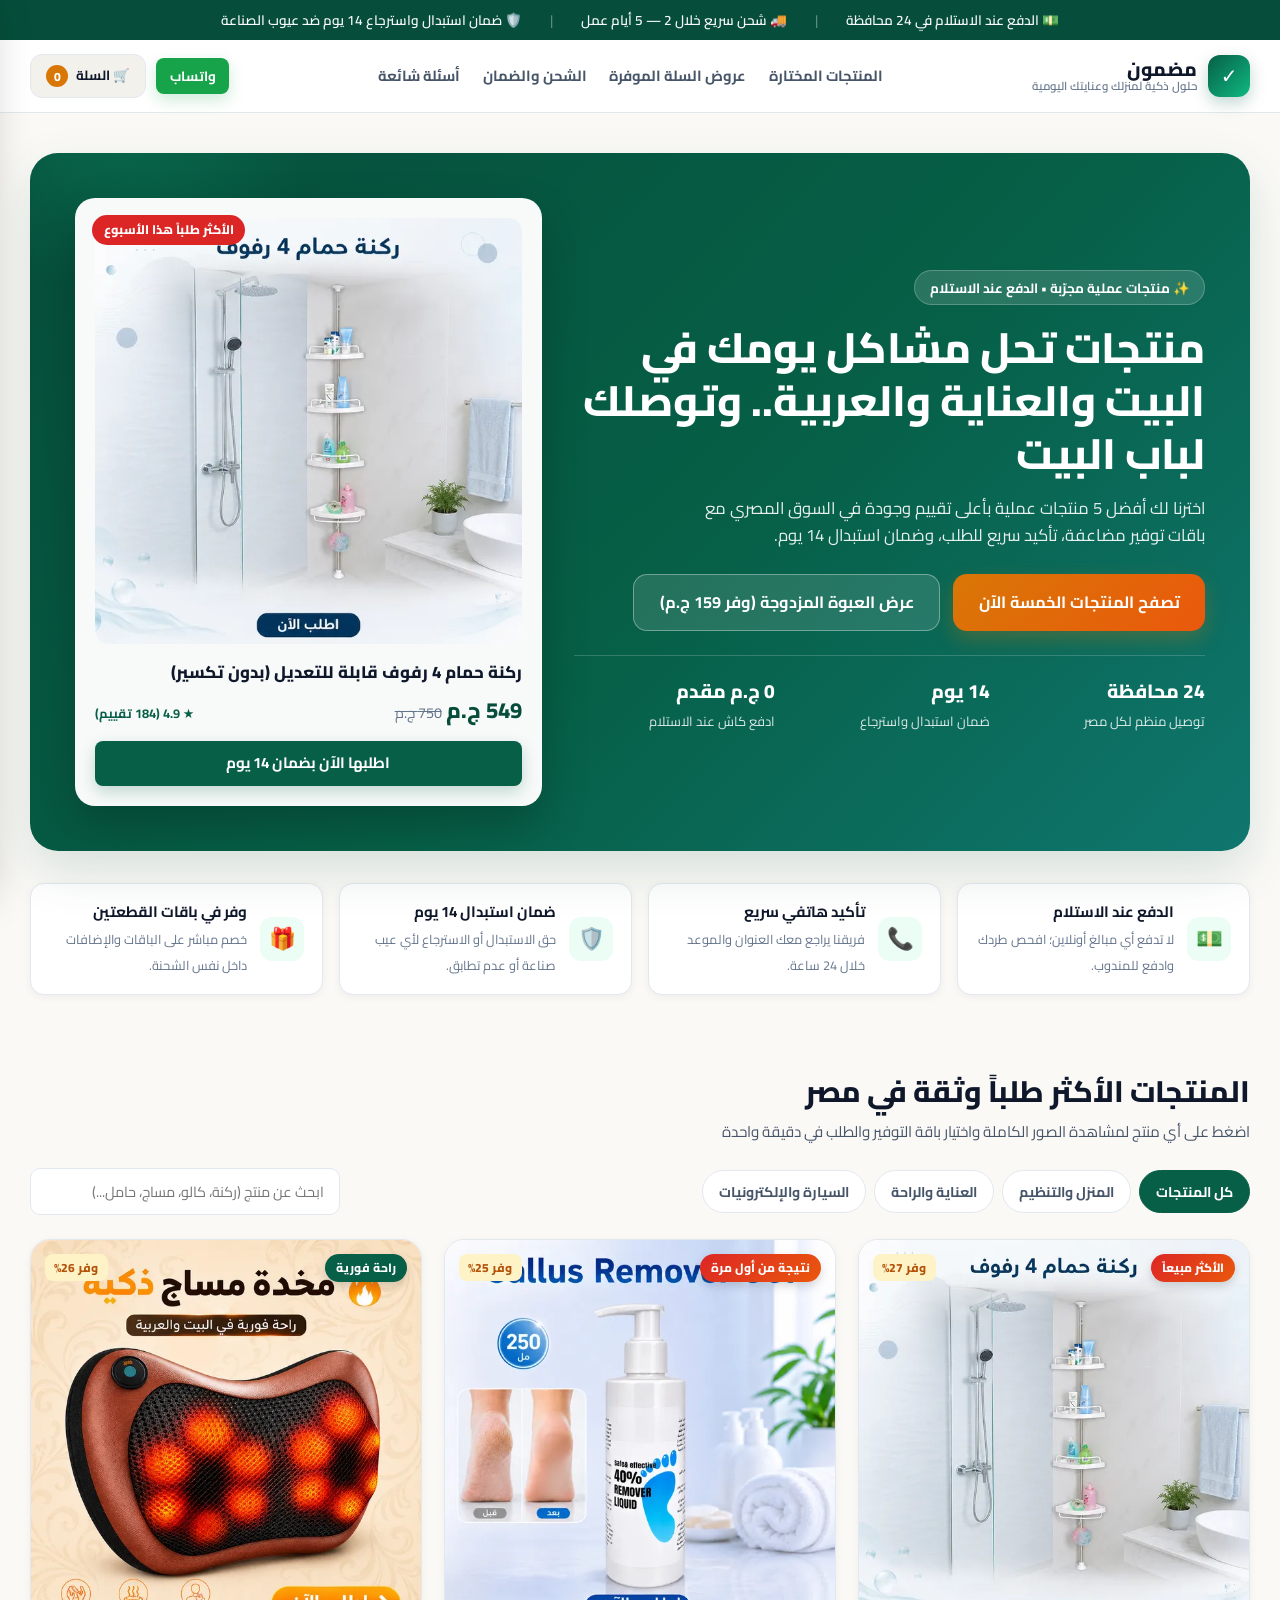
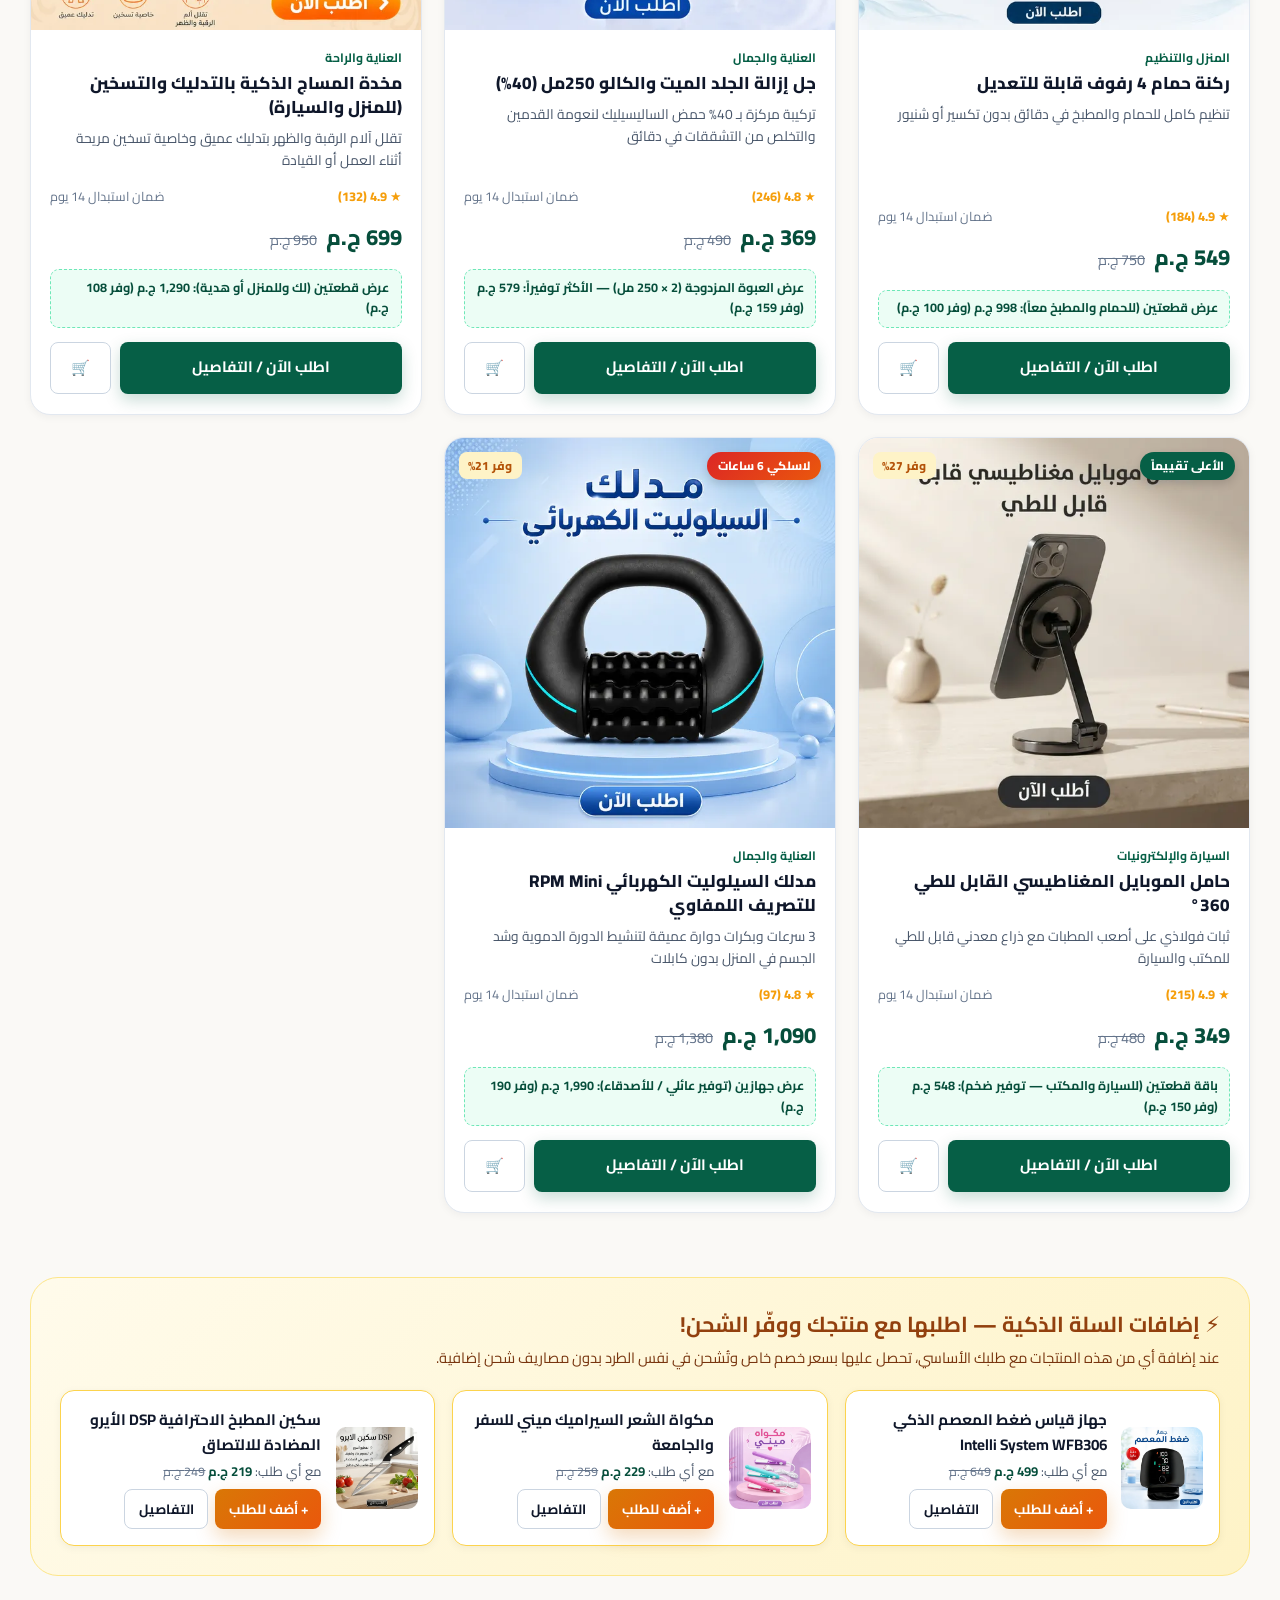
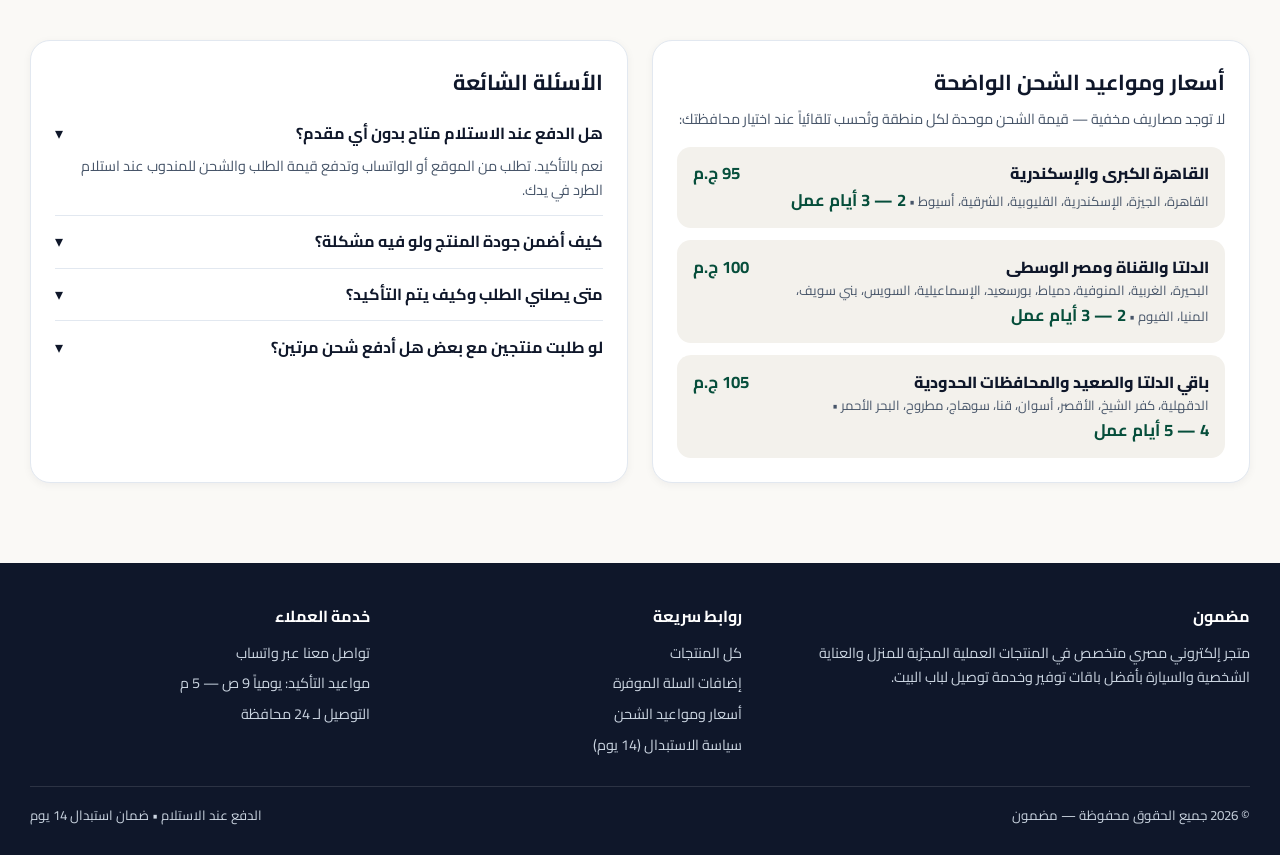
<file: index.html>
<!DOCTYPE html>
<html lang="ar" dir="rtl">
<head>
  <meta charset="UTF-8" />
  <meta name="viewport" content="width=device-width, initial-scale=1.0" />
  <title>مضمون | حلول ذكية لمنزلك وعنايتك اليومية — الدفع عند الاستلام في مصر</title>
  <meta name="description" content="متجر مضمون: منتجات مختارة بعناية للمنزل والعناية والسيارة في مصر. الدفع عند الاستلام، شحن سريع لجميع المحافظات، وضمان استبدال 14 يوم." />
  <link rel="preconnect" href="https://fonts.googleapis.com" />
  <link rel="preconnect" href="https://fonts.gstatic.com" crossorigin />
  <link href="https://fonts.googleapis.com/css2?family=Cairo:wght@400;600;700;800&display=swap" rel="stylesheet" />
  <link rel="stylesheet" href="css/styles.css" />
</head>
<body>
  <div class="top-banner">
    <div class="top-banner__items">
      <span>💵 الدفع عند الاستلام في 24 محافظة</span>
      <span class="top-banner__sep">|</span>
      <span>🚚 شحن سريع خلال 2 — 5 أيام عمل</span>
      <span class="top-banner__sep">|</span>
      <span>🛡️ ضمان استبدال واسترجاع 14 يوم ضد عيوب الصناعة</span>
    </div>
  </div>

  <header class="site-header">
    <div class="container header-inner">
      <a href="index.html" class="brand">
        <div class="brand-mark">✓</div>
        <div class="brand-text">
          <span class="brand-name" data-brand-name>مضمون</span>
          <span class="brand-sub" data-brand-tagline>حلول ذكية لمنزلك وعنايتك اليومية</span>
        </div>
      </a>

      <nav class="header-nav" aria-label="التنقل الرئيسي">
        <a href="#products">المنتجات المختارة</a>
        <a href="#upsells">عروض السلة الموفرة</a>
        <a href="#shipping">الشحن والضمان</a>
        <a href="#faq">أسئلة شائعة</a>
      </nav>

      <div class="header-actions">
        <a href="#" data-whatsapp-link target="_blank" rel="noopener" class="btn btn-whatsapp btn-sm">واتساب</a>
        <button type="button" class="cart-btn" data-open-cart>
          <span>🛒 السلة</span>
          <span class="cart-badge" data-cart-count>0</span>
        </button>
      </div>
    </div>
  </header>

  <main class="container">
    <!-- Hero Section -->
    <section class="hero">
      <div class="hero-grid">
        <div>
          <span class="hero-pill">✨ منتجات عملية مجرّبة • الدفع عند الاستلام</span>
          <h1>منتجات تحل مشاكل يومك في البيت والعناية والعربية.. وتوصلك لباب البيت</h1>
          <p>اخترنا لك أفضل 5 منتجات عملية بأعلى تقييم وجودة في السوق المصري مع باقات توفير مضاعفة، تأكيد سريع للطلب، وضمان استبدال 14 يوم.</p>
          <div class="hero-ctas">
            <a href="#products" class="btn btn-accent btn-lg">تصفح المنتجات الخمسة الآن</a>
            <a href="product.html?id=callus-gel" class="btn btn-outline btn-lg" style="background:rgba(255,255,255,0.12);color:#fff;border-color:rgba(255,255,255,0.35);">عرض العبوة المزدوجة (وفر 159 ج.م)</a>
          </div>
          <div class="hero-stats">
            <div class="hero-stat">
              <strong>24 محافظة</strong>
              <span>توصيل منظم لكل مصر</span>
            </div>
            <div class="hero-stat">
              <strong>14 يوم</strong>
              <span>ضمان استبدال واسترجاع</span>
            </div>
            <div class="hero-stat">
              <strong>0 ج.م مقدم</strong>
              <span>ادفع كاش عند الاستلام</span>
            </div>
          </div>
        </div>

        <div class="hero-showcase">
          <span class="hero-showcase__tag">الأكثر طلباً هذا الأسبوع</span>
          <a href="product.html?id=rack-4tier">
            <img src="assets/products/rack-1.png" alt="ركنة حمام 4 رفوف قابلة للتعديل" class="hero-showcase__img" />
          </a>
          <h3 class="hero-showcase__title">ركنة حمام 4 رفوف قابلة للتعديل (بدون تكسير)</h3>
          <div class="hero-showcase__price">
            <div>
              <strong class="price-now">549 ج.م</strong>
              <span class="price-old">750 ج.م</span>
            </div>
            <span style="font-size:0.8rem;color:var(--primary);font-weight:700;">★ 4.9 (184 تقييم)</span>
          </div>
          <a href="product.html?id=rack-4tier" class="btn btn-primary btn-block">اطلبها الآن بضمان 14 يوم</a>
        </div>
      </div>
    </section>

    <!-- Trust Strip -->
    <section class="trust-strip" aria-label="مميزات الشراء">
      <div class="trust-card">
        <div class="trust-icon">💵</div>
        <div>
          <strong>الدفع عند الاستلام</strong>
          <span>لا تدفع أي مبالغ أونلاين؛ افحص طردك وادفع للمندوب.</span>
        </div>
      </div>
      <div class="trust-card">
        <div class="trust-icon">📞</div>
        <div>
          <strong>تأكيد هاتفي سريع</strong>
          <span>فريقنا يراجع معك العنوان والموعد خلال 24 ساعة.</span>
        </div>
      </div>
      <div class="trust-card">
        <div class="trust-icon">🛡️</div>
        <div>
          <strong>ضمان استبدال 14 يوم</strong>
          <span>حق الاستبدال أو الاسترجاع لأي عيب صناعة أو عدم تطابق.</span>
        </div>
      </div>
      <div class="trust-card">
        <div class="trust-icon">🎁</div>
        <div>
          <strong>وفر في باقات القطعتين</strong>
          <span>خصم مباشر على الباقات والإضافات داخل نفس الشحنة.</span>
        </div>
      </div>
    </section>

    <!-- 5 Core Products -->
    <section class="section" id="products">
      <div class="section-header">
        <div>
          <h2 class="section-title">المنتجات الأكثر طلباً وثقة في مصر</h2>
          <p class="section-subtitle">اضغط على أي منتج لمشاهدة الصور الكاملة واختيار باقة التوفير والطلب في دقيقة واحدة</p>
        </div>
      </div>

      <div class="filter-bar">
        <div class="cat-pills">
          <button type="button" class="cat-pill active" data-cat="all">كل المنتجات</button>
          <button type="button" class="cat-pill" data-cat="home">المنزل والتنظيم</button>
          <button type="button" class="cat-pill" data-cat="beauty">العناية والراحة</button>
          <button type="button" class="cat-pill" data-cat="auto">السيارة والإلكترونيات</button>
        </div>
        <div class="search-box">
          <input type="search" id="catalogSearch" placeholder="ابحث عن منتج (ركنة، كالو، مساج، حامل...)" />
        </div>
      </div>

      <div class="products-grid" id="productsGrid"></div>
    </section>

    <!-- Cross-Sell Upsells Band -->
    <section class="upsell-band" id="upsells">
      <div style="display:flex;flex-wrap:wrap;justify-content:space-between;align-items:center;gap:0.8rem;">
        <div>
          <h2 style="margin:0;font-size:1.35rem;color:#92400e;">⚡ إضافات السلة الذكية — اطلبها مع منتجك ووفّر الشحن!</h2>
          <p style="margin:0.25rem 0 0;font-size:0.92rem;color:#78350f;">عند إضافة أي من هذه المنتجات مع طلبك الأساسي، تحصل عليها بسعر خصم خاص وتُشحن في نفس الطرد بدون مصاريف شحن إضافية.</p>
        </div>
      </div>
      <div class="upsell-grid" id="upsellGrid"></div>
    </section>

    <!-- Shipping & FAQ -->
    <section class="section" id="shipping">
      <div class="two-col-info">
        <div class="info-panel">
          <h2 style="margin:0 0 0.4rem;font-size:1.35rem;">أسعار ومواعيد الشحن الواضحة</h2>
          <p style="margin:0;font-size:0.9rem;color:var(--ink-muted);">لا توجد مصاريف مخفية — قيمة الشحن موحدة لكل منطقة وتُحسب تلقائياً عند اختيار محافظتك:</p>
          <div class="shipping-tiers">
            <div class="ship-tier">
              <div>
                <div style="font-weight:800;">القاهرة الكبرى والإسكندرية</div>
                <div style="font-size:0.82rem;color:var(--ink-muted);">القاهرة، الجيزة، الإسكندرية، القليوبية، الشرقية، أسيوط • <strong>2 — 3 أيام عمل</strong></div>
              </div>
              <strong>95 ج.م</strong>
            </div>
            <div class="ship-tier">
              <div>
                <div style="font-weight:800;">الدلتا والقناة ومصر الوسطى</div>
                <div style="font-size:0.82rem;color:var(--ink-muted);">البحيرة، الغربية، المنوفية، دمياط، بورسعيد، الإسماعيلية، السويس، بني سويف، المنيا، الفيوم • <strong>2 — 3 أيام عمل</strong></div>
              </div>
              <strong>100 ج.م</strong>
            </div>
            <div class="ship-tier">
              <div>
                <div style="font-weight:800;">باقي الدلتا والصعيد والمحافظات الحدودية</div>
                <div style="font-size:0.82rem;color:var(--ink-muted);">الدقهلية، كفر الشيخ، الأقصر، أسوان، قنا، سوهاج، مطروح، البحر الأحمر • <strong>4 — 5 أيام عمل</strong></div>
              </div>
              <strong>105 ج.م</strong>
            </div>
          </div>
        </div>

        <div class="info-panel" id="faq">
          <h2 style="margin:0 0 0.4rem;font-size:1.35rem;">الأسئلة الشائعة</h2>
          <details class="faq-item" open>
            <summary>هل الدفع عند الاستلام متاح بدون أي مقدم؟ <span>▾</span></summary>
            <p>نعم بالتأكيد. تطلب من الموقع أو الواتساب وتدفع قيمة الطلب والشحن للمندوب عند استلام الطرد في يدك.</p>
          </details>
          <details class="faq-item">
            <summary>كيف أضمن جودة المنتج ولو فيه مشكلة؟ <span>▾</span></summary>
            <p>كل المنتجات مختبرة ومختارة بعناية، ومعك ضمان استبدال واسترجاع لمدة 14 يوماً ضد أي عيب صناعة أو اختلاف عن المواصفات.</p>
          </details>
          <details class="faq-item">
            <summary>متى يصلني الطلب وكيف يتم التأكيد؟ <span>▾</span></summary>
            <p>يتم التواصل معك هاتفياً أو عبر واتساب خلال 24 ساعة لتأكيد العنوان والموعد، ويصل المندوب خلال 2–3 أيام للقاهرة والدلتا والإسكندرية أو 4–5 أيام للصعيد.</p>
          </details>
          <details class="faq-item">
            <summary>لو طلبت منتجين مع بعض هل أدفع شحن مرتين؟ <span>▾</span></summary>
            <p>لا! كل طلباتك في نفس الأوردر تُشحن في طرد واحد وتدفع رسوم شحن واحدة فقط، بالإضافة لخصم فوري على إضافات السلة.</p>
          </details>
        </div>
      </div>
    </section>
  </main>

  <footer class="site-footer">
    <div class="container">
      <div class="footer-grid">
        <div>
          <h4 data-brand-name>مضمون</h4>
          <p style="margin:0;font-size:0.9rem;line-height:1.7;">متجر إلكتروني مصري متخصص في المنتجات العملية المجرّبة للمنزل والعناية الشخصية والسيارة بأفضل باقات توفير وخدمة توصيل لباب البيت.</p>
        </div>
        <div>
          <h4>روابط سريعة</h4>
          <ul class="footer-links">
            <li><a href="#products">كل المنتجات</a></li>
            <li><a href="#upsells">إضافات السلة الموفرة</a></li>
            <li><a href="#shipping">أسعار ومواعيد الشحن</a></li>
            <li><a href="#faq">سياسة الاستبدال (14 يوم)</a></li>
          </ul>
        </div>
        <div>
          <h4>خدمة العملاء</h4>
          <ul class="footer-links">
            <li><a href="#" data-whatsapp-link target="_blank" rel="noopener">تواصل معنا عبر واتساب</a></li>
            <li>مواعيد التأكيد: يومياً 9 ص — 5 م</li>
            <li><a href="#shipping">التوصيل لـ 24 محافظة</a></li>
          </ul>
        </div>
      </div>
      <div class="footer-bottom">
        <span>© 2026 جميع الحقوق محفوظة — <span data-brand-name>مضمون</span></span>
        <span>الدفع عند الاستلام • ضمان استبدال 14 يوم</span>
      </div>
    </div>
  </footer>

  <script src="js/data.js"></script>
  <script src="js/store.js"></script>
  <script src="js/cart-drawer.js"></script>
  <script src="js/home.js"></script>
</body>
</html>
</file>
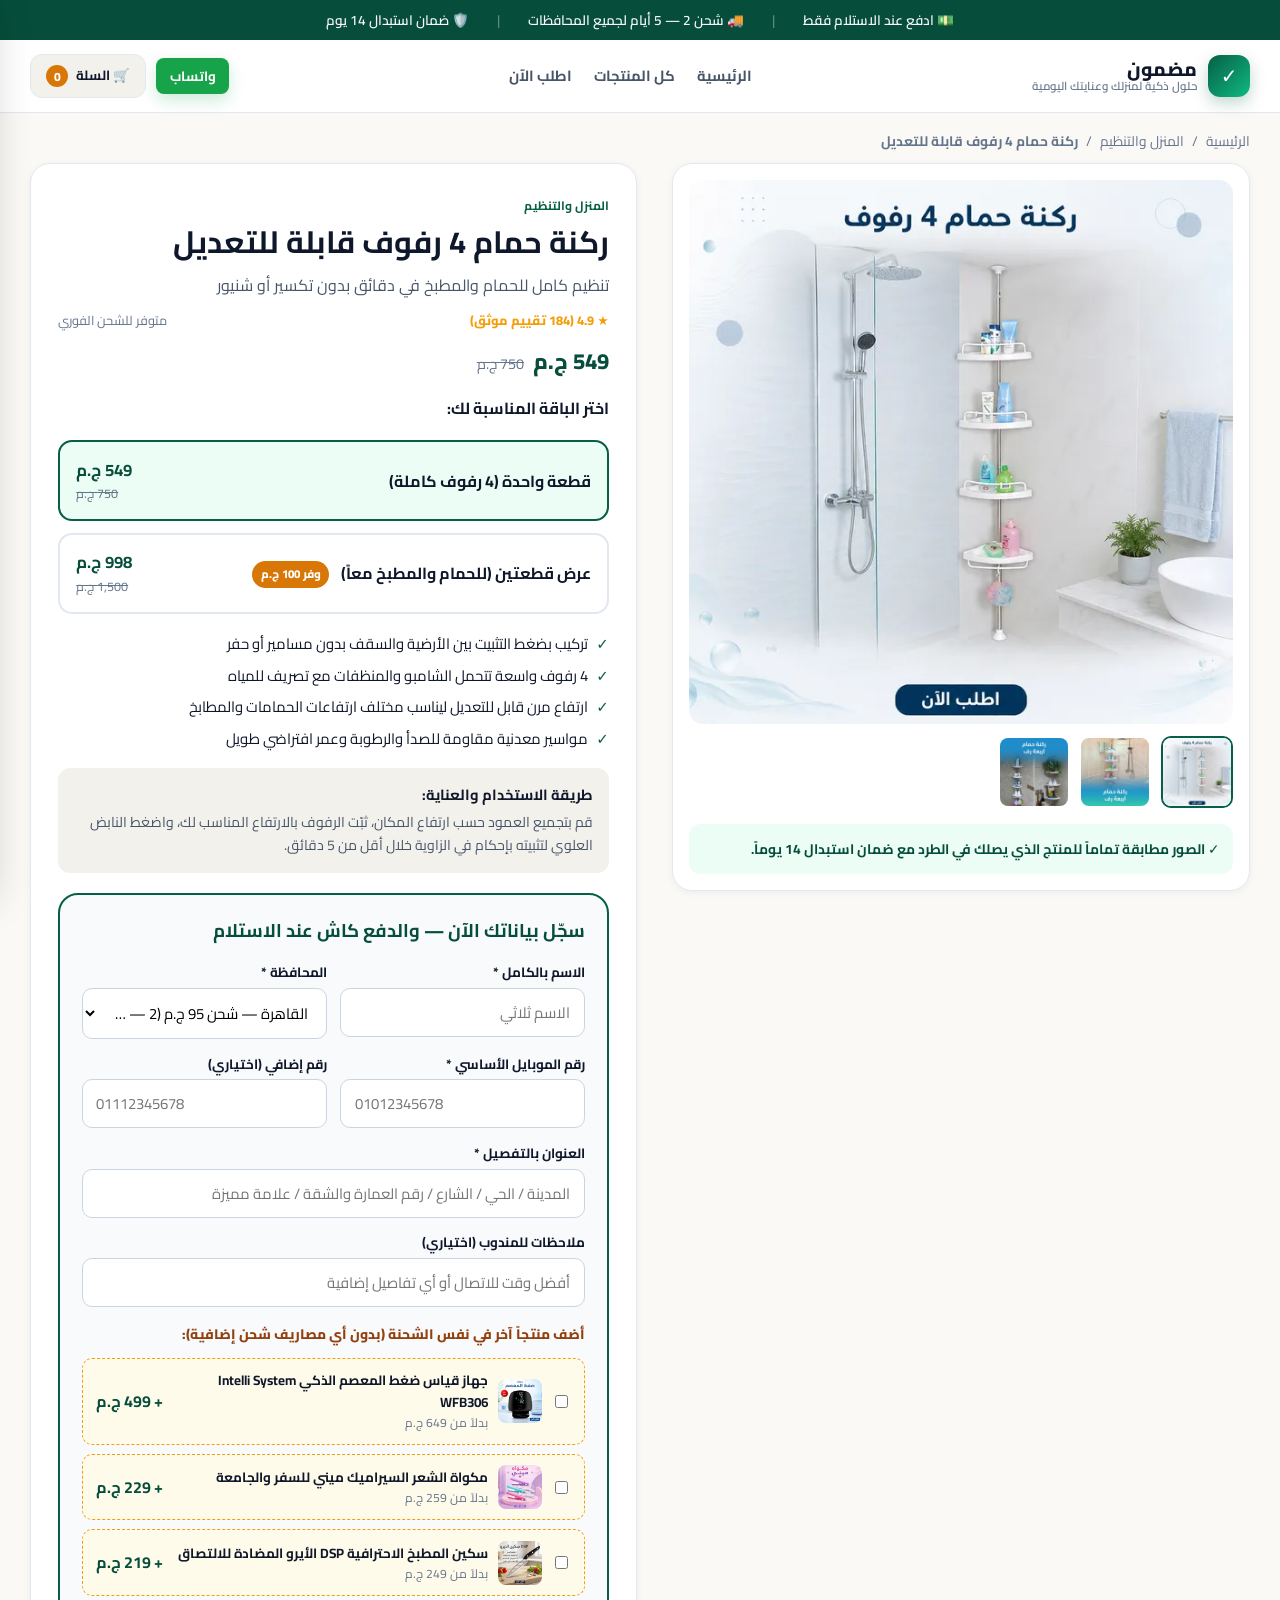
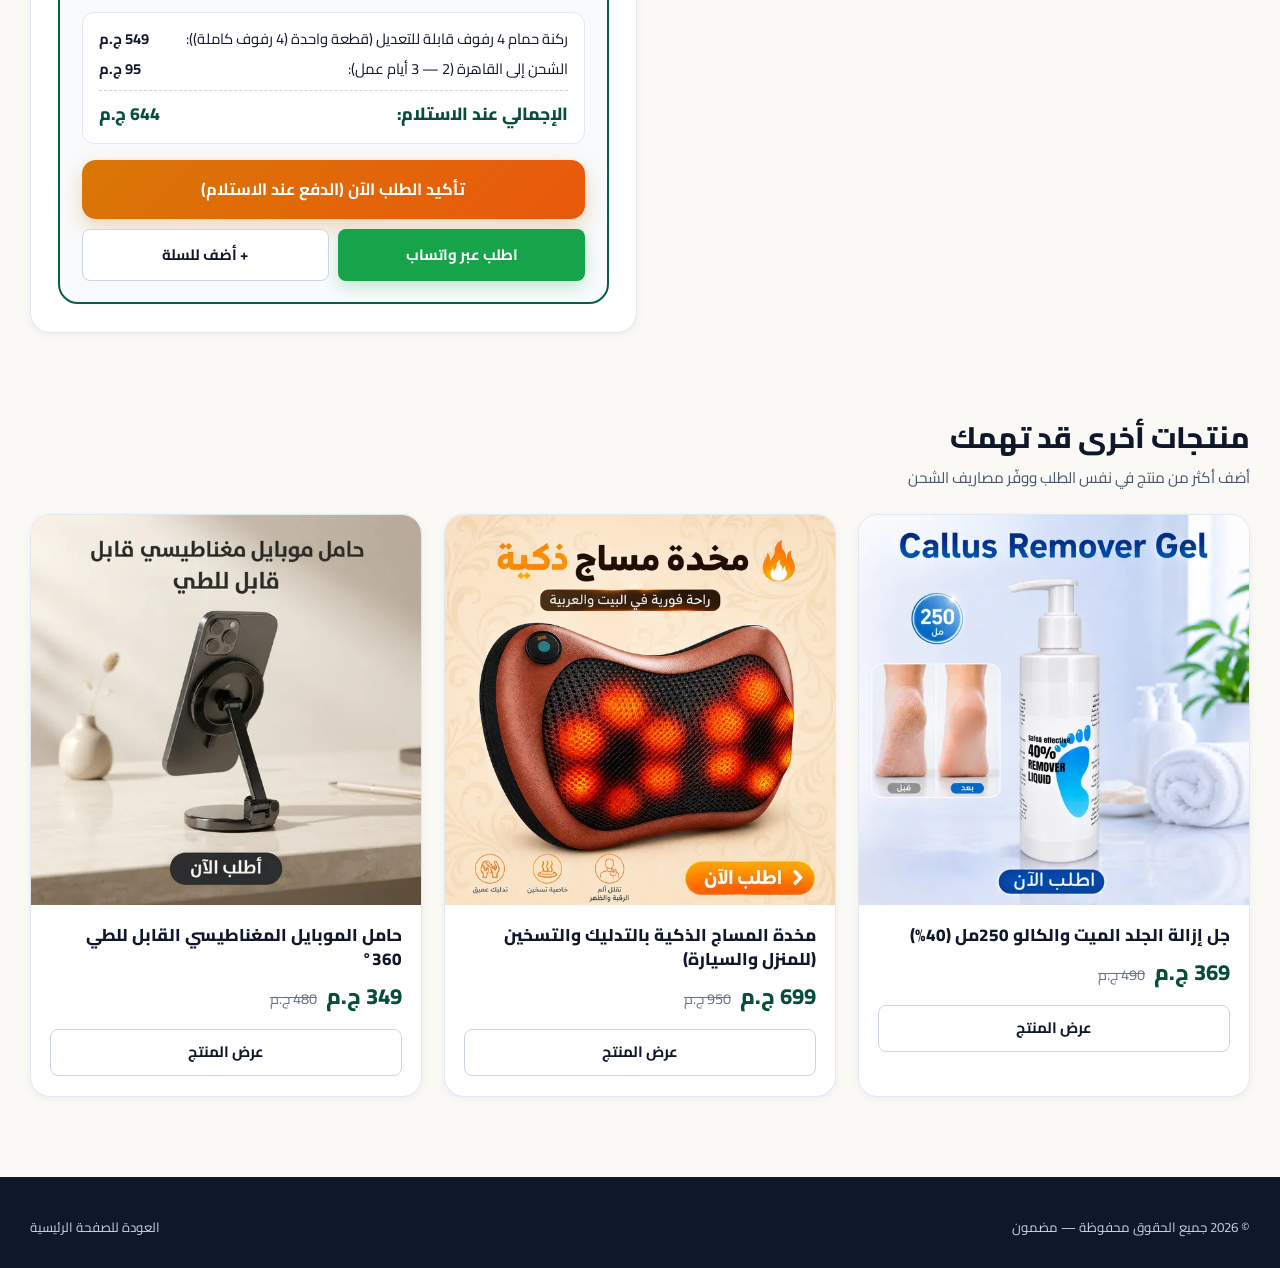
<file: product.html>
<!DOCTYPE html>
<html lang="ar" dir="rtl">
<head>
  <meta charset="UTF-8" />
  <meta name="viewport" content="width=device-width, initial-scale=1.0" />
  <title>تفاصيل المنتج | متجر مضمون</title>
  <link rel="preconnect" href="https://fonts.googleapis.com" />
  <link rel="preconnect" href="https://fonts.gstatic.com" crossorigin />
  <link href="https://fonts.googleapis.com/css2?family=Cairo:wght@400;600;700;800&display=swap" rel="stylesheet" />
  <link rel="stylesheet" href="css/styles.css" />
</head>
<body class="has-sticky-cta">
  <div class="top-banner">
    <div class="top-banner__items">
      <span>💵 ادفع عند الاستلام فقط</span>
      <span class="top-banner__sep">|</span>
      <span>🚚 شحن 2 — 5 أيام لجميع المحافظات</span>
      <span class="top-banner__sep">|</span>
      <span>🛡️ ضمان استبدال 14 يوم</span>
    </div>
  </div>

  <header class="site-header">
    <div class="container header-inner">
      <a href="index.html" class="brand">
        <div class="brand-mark">✓</div>
        <div class="brand-text">
          <span class="brand-name" data-brand-name>مضمون</span>
          <span class="brand-sub" data-brand-tagline>حلول ذكية لمنزلك وعنايتك اليومية</span>
        </div>
      </a>

      <nav class="header-nav">
        <a href="index.html">الرئيسية</a>
        <a href="index.html#products">كل المنتجات</a>
        <a href="#codFormBox">اطلب الآن</a>
      </nav>

      <div class="header-actions">
        <a href="#" data-whatsapp-link target="_blank" rel="noopener" class="btn btn-whatsapp btn-sm">واتساب</a>
        <button type="button" class="cart-btn" data-open-cart>
          <span>🛒 السلة</span>
          <span class="cart-badge" data-cart-count>0</span>
        </button>
      </div>
    </div>
  </header>

  <main class="container">
    <nav class="breadcrumbs" aria-label="مسار الصفحة">
      <a href="index.html">الرئيسية</a>
      <span>/</span>
      <span id="crumbCat">القسم</span>
      <span>/</span>
      <strong id="crumbName">المنتج</strong>
    </nav>

    <section class="landing-layout">
      <!-- Gallery Column -->
      <div class="gallery-box">
        <div class="gallery-main">
          <img id="galleryMainImg" src="" alt="" />
        </div>
        <div class="gallery-thumbs" id="galleryThumbs"></div>
        <div style="margin-top:1rem;padding:0.85rem;background:var(--surface-tint);border-radius:12px;font-size:0.86rem;color:var(--primary-dark);font-weight:700;">
          ✓ الصور مطابقة تماماً للمنتج الذي يصلك في الطرد مع ضمان استبدال 14 يوماً.
        </div>
      </div>

      <!-- Details & One-Page COD Form Column -->
      <div class="landing-details">
        <span class="product-cat" id="prodCat"></span>
        <h1 id="prodTitle"></h1>
        <p style="margin:0 0 0.7rem;color:var(--ink-muted);" id="prodTagline"></p>

        <div class="product-meta">
          <span class="rating-stars" id="prodRating"></span>
          <span>متوفر للشحن الفوري</span>
        </div>

        <div class="price-row">
          <span class="price-now" id="prodPriceDisplay"></span>
          <span class="price-old" id="prodCompareDisplay"></span>
        </div>

        <h3 style="margin:1rem 0 0.45rem;font-size:1rem;">اختر الباقة المناسبة لك:</h3>
        <div class="bundle-options" id="bundleOptions"></div>

        <ul class="highlights-list" id="prodHighlights"></ul>

        <div style="background:var(--surface-alt);border-radius:12px;padding:0.95rem 1rem;margin-bottom:1rem;">
          <strong style="display:block;margin-bottom:0.25rem;font-size:0.92rem;">طريقة الاستخدام والعناية:</strong>
          <p style="margin:0;font-size:0.88rem;color:var(--ink-muted);" id="prodUsage"></p>
        </div>

        <!-- Direct COD Form -->
        <div class="cod-box" id="codFormBox">
          <h2>سجّل بياناتك الآن — والدفع كاش عند الاستلام</h2>
          <form id="lpCodForm" novalidate>
            <div class="form-grid">
              <div class="form-group">
                <label for="lpName">الاسم بالكامل *</label>
                <input id="lpName" name="customerName" type="text" placeholder="الاسم ثلاثي" required />
                <span class="field-error" data-err="customerName">يرجى إدخال الاسم ثلاثي</span>
              </div>
              <div class="form-group">
                <label for="lpGov">المحافظة *</label>
                <select id="lpGov" name="governorate"></select>
              </div>
              <div class="form-group">
                <label for="lpPhone1">رقم الموبايل الأساسي *</label>
                <input id="lpPhone1" name="phone1" type="tel" inputmode="tel" placeholder="01012345678" required />
                <span class="field-error" data-err="phone1">أدخل رقم موبايل مصري صحيح (11 رقم يبدأ بـ 01)</span>
              </div>
              <div class="form-group">
                <label for="lpPhone2">رقم إضافي (اختياري)</label>
                <input id="lpPhone2" name="phone2" type="tel" inputmode="tel" placeholder="01112345678" />
                <span class="field-error" data-err="phone2">الرقم الإضافي غير صحيح</span>
              </div>
              <div class="form-group full">
                <label for="lpAddress">العنوان بالتفصيل *</label>
                <input id="lpAddress" name="address" type="text" placeholder="المدينة / الحي / الشارع / رقم العمارة والشقة / علامة مميزة" required />
                <span class="field-error" data-err="address">يرجى كتابة العنوان بالتفصيل</span>
              </div>
              <div class="form-group full">
                <label for="lpNotes">ملاحظات للمندوب (اختياري)</label>
                <input id="lpNotes" name="notes" type="text" placeholder="أفضل وقت للاتصال أو أي تفاصيل إضافية" />
              </div>
            </div>

            <div class="upsell-check-list" id="landingUpsellList"></div>

            <div class="order-summary-card" id="lpSummary"></div>

            <div style="display:grid;gap:0.65rem;">
              <button type="submit" class="btn btn-accent btn-lg btn-block">تأكيد الطلب الآن (الدفع عند الاستلام)</button>
              <div style="display:grid;grid-template-columns:1fr 1fr;gap:0.6rem;">
                <button type="button" id="lpWaSubmitBtn" class="btn btn-whatsapp btn-block">اطلب عبر واتساب</button>
                <button type="button" id="lpAddToCartBtn" class="btn btn-outline btn-block">+ أضف للسلة</button>
              </div>
            </div>
          </form>
        </div>
      </div>
    </section>

    <section class="section">
      <div class="section-header">
        <div>
          <h2 class="section-title">منتجات أخرى قد تهمك</h2>
          <p class="section-subtitle">أضف أكثر من منتج في نفس الطلب ووفّر مصاريف الشحن</p>
        </div>
      </div>
      <div class="products-grid" id="relatedProductsGrid"></div>
    </section>
  </main>

  <div class="sticky-mobile-cta">
    <div>
      <div style="font-size:0.75rem;color:var(--ink-light);">السعر المختار</div>
      <strong style="font-size:1.15rem;color:var(--primary-dark);" id="stickyMobilePrice"></strong>
    </div>
    <a href="#codFormBox" class="btn btn-accent">اطلب الآن (كاش عند الاستلام)</a>
  </div>

  <footer class="site-footer">
    <div class="container">
      <div class="footer-bottom" style="border-top:none;padding-top:0;">
        <span>© 2026 جميع الحقوق محفوظة — <span data-brand-name>مضمون</span></span>
        <a href="index.html">العودة للصفحة الرئيسية</a>
      </div>
    </div>
  </footer>

  <script src="js/data.js"></script>
  <script src="js/store.js"></script>
  <script src="js/cart-drawer.js"></script>
  <script src="js/product-page.js"></script>
</body>
</html>
</file>
<file: css/styles.css>
/* ==========================================================================
   مَضمون | Madmoon Store — Modern Egyptian RTL E-Commerce Design System
   ========================================================================== */

:root {
  --bg: #faf9f6;
  --surface: #ffffff;
  --surface-alt: #f3f1ec;
  --surface-tint: #ecfdf5;
  --ink: #0f172a;
  --ink-muted: #475569;
  --ink-light: #64748b;
  --primary: #065f46;
  --primary-dark: #064e3b;
  --primary-light: #10b981;
  --accent: #d97706;
  --accent-dark: #b45309;
  --accent-bg: #fef3c7;
  --danger: #dc2626;
  --danger-bg: #fee2e2;
  --border: #e2e8f0;
  --border-strong: #cbd5e1;
  --radius-sm: 8px;
  --radius-md: 14px;
  --radius-lg: 20px;
  --radius-xl: 28px;
  --shadow-sm: 0 2px 8px rgba(15, 23, 42, 0.05);
  --shadow-md: 0 10px 30px rgba(15, 23, 42, 0.08);
  --shadow-lg: 0 20px 50px rgba(6, 78, 59, 0.14);
  --font: 'Cairo', 'Tajawal', system-ui, -apple-system, BlinkMacSystemFont, 'Segoe UI', sans-serif;
  --transition: 0.22s cubic-bezier(0.22, 1, 0.36, 1);
}

*, *::before, *::after {
  box-sizing: border-box;
}

html {
  scroll-behavior: smooth;
  font-size: 16px;
  overflow-x: clip;
}

body {
  margin: 0;
  font-family: var(--font);
  background: var(--bg);
  color: var(--ink);
  direction: rtl;
  line-height: 1.65;
  -webkit-font-smoothing: antialiased;
  overflow-x: clip;
}

img {
  max-width: 100%;
  display: block;
}

a {
  color: inherit;
  text-decoration: none;
}

button, input, select, textarea {
  font-family: inherit;
}

.container {
  width: min(1220px, 100% - 2rem);
  margin-inline: auto;
}

/* Announcement Bar */
.top-banner {
  background: var(--primary-dark);
  color: #f8fafc;
  font-size: 0.85rem;
  font-weight: 600;
  padding: 0.55rem 1rem;
  text-align: center;
}
.top-banner__items {
  display: flex;
  flex-wrap: wrap;
  justify-content: center;
  gap: 0.65rem 1.75rem;
  align-items: center;
}
.top-banner__sep {
  opacity: 0.35;
}

/* Header */
.site-header {
  position: sticky;
  top: 0;
  z-index: 60;
  background: rgba(255, 255, 255, 0.94);
  backdrop-filter: blur(12px);
  border-bottom: 1px solid var(--border);
}
.header-inner {
  display: flex;
  align-items: center;
  justify-content: space-between;
  gap: 1rem;
  padding-block: 0.85rem;
}
.brand {
  display: flex;
  align-items: center;
  gap: 0.7rem;
  font-weight: 800;
}
.brand-mark {
  width: 42px;
  height: 42px;
  border-radius: 12px;
  background: linear-gradient(135deg, var(--primary) 0%, var(--primary-light) 100%);
  color: #fff;
  display: grid;
  place-items: center;
  font-size: 1.25rem;
  box-shadow: 0 6px 16px rgba(6, 95, 70, 0.25);
  flex-shrink: 0;
}
.brand-text {
  display: flex;
  flex-direction: column;
  line-height: 1.15;
}
.brand-name {
  font-size: 1.2rem;
  color: var(--ink);
}
.brand-sub {
  font-size: 0.72rem;
  color: var(--ink-light);
  font-weight: 600;
}

.header-nav {
  display: flex;
  align-items: center;
  gap: 1.4rem;
}
.header-nav a {
  font-weight: 700;
  font-size: 0.92rem;
  color: var(--ink-muted);
  transition: color var(--transition);
}
.header-nav a:hover {
  color: var(--primary);
}

.header-actions {
  display: flex;
  align-items: center;
  gap: 0.6rem;
}

.btn {
  display: inline-flex;
  align-items: center;
  justify-content: center;
  gap: 0.45rem;
  border: none;
  border-radius: var(--radius-sm);
  padding: 0.65rem 1.25rem;
  font-weight: 700;
  font-size: 0.94rem;
  cursor: pointer;
  transition: transform var(--transition), background var(--transition), box-shadow var(--transition), border-color var(--transition);
  white-space: nowrap;
}
.btn:active {
  transform: scale(0.98);
}
.btn-primary {
  background: var(--primary);
  color: #fff;
  box-shadow: 0 6px 16px rgba(6, 95, 70, 0.22);
}
.btn-primary:hover {
  background: var(--primary-dark);
  transform: translateY(-1px);
}
.btn-accent {
  background: linear-gradient(135deg, #d97706, #ea580c);
  color: #fff;
  box-shadow: 0 8px 20px rgba(217, 119, 6, 0.28);
}
.btn-accent:hover {
  filter: brightness(1.05);
  transform: translateY(-1px);
}
.btn-whatsapp {
  background: #16a34a;
  color: #fff;
  box-shadow: 0 6px 16px rgba(22, 163, 74, 0.22);
}
.btn-whatsapp:hover {
  background: #15803d;
}
.btn-outline {
  background: var(--surface);
  color: var(--ink);
  border: 1.5px solid var(--border-strong);
}
.btn-outline:hover {
  border-color: var(--primary);
  color: var(--primary);
}
.btn-sm {
  padding: 0.45rem 0.85rem;
  font-size: 0.84rem;
}
.btn-lg {
  padding: 0.9rem 1.6rem;
  font-size: 1.02rem;
  border-radius: var(--radius-md);
}
.btn-block {
  width: 100%;
}

.cart-btn {
  position: relative;
  background: var(--surface-alt);
  color: var(--ink);
  border: 1px solid var(--border);
  padding: 0.55rem 0.95rem;
  border-radius: 12px;
  font-weight: 700;
  cursor: pointer;
  display: inline-flex;
  align-items: center;
  gap: 0.5rem;
  transition: all var(--transition);
}
.cart-btn:hover {
  border-color: var(--primary);
  background: var(--surface-tint);
}
.cart-badge {
  background: var(--accent);
  color: #fff;
  min-width: 22px;
  height: 22px;
  border-radius: 999px;
  font-size: 0.76rem;
  display: grid;
  place-items: center;
  padding-inline: 5px;
  font-weight: 800;
}

/* Hero Section */
.hero {
  padding-block: 2.5rem 2rem;
}
.hero-grid {
  display: grid;
  grid-template-columns: 1.15fr 0.85fr;
  gap: 2rem;
  align-items: center;
  background: linear-gradient(135deg, #064e3b 0%, #065f46 55%, #0f766e 100%);
  color: #fff;
  padding: 2.8rem;
  border-radius: var(--radius-xl);
  box-shadow: var(--shadow-lg);
  position: relative;
  overflow: hidden;
}
.hero-grid::before {
  content: '';
  position: absolute;
  inset: -40% auto auto -10%;
  width: 420px;
  height: 420px;
  border-radius: 50%;
  background: radial-gradient(circle, rgba(16, 185, 129, 0.28) 0%, transparent 70%);
  pointer-events: none;
}
.hero-pill {
  display: inline-flex;
  align-items: center;
  gap: 0.45rem;
  background: rgba(255, 255, 255, 0.14);
  border: 1px solid rgba(255, 255, 255, 0.22);
  padding: 0.35rem 0.9rem;
  border-radius: 999px;
  font-size: 0.84rem;
  font-weight: 700;
  margin-bottom: 1rem;
}
.hero h1 {
  margin: 0 0 0.9rem;
  font-size: clamp(1.75rem, 3.4vw, 2.65rem);
  line-height: 1.25;
  font-weight: 800;
}
.hero p {
  margin: 0 0 1.5rem;
  font-size: 1.04rem;
  color: rgba(255, 255, 255, 0.9);
  max-width: 56ch;
}
.hero-ctas {
  display: flex;
  flex-wrap: wrap;
  gap: 0.8rem;
  margin-bottom: 1.5rem;
}
.hero-stats {
  display: grid;
  grid-template-columns: repeat(3, minmax(0, 1fr));
  gap: 0.9rem;
  padding-top: 1.2rem;
  border-top: 1px solid rgba(255, 255, 255, 0.18);
}
.hero-stat strong {
  display: block;
  font-size: 1.2rem;
  font-weight: 800;
}
.hero-stat span {
  font-size: 0.82rem;
  opacity: 0.86;
}

.hero-showcase {
  background: rgba(255, 255, 255, 0.97);
  color: var(--ink);
  border-radius: var(--radius-lg);
  padding: 1.25rem;
  box-shadow: 0 20px 45px rgba(0, 0, 0, 0.22);
  position: relative;
}
.hero-showcase__tag {
  position: absolute;
  top: 1.1rem;
  left: 1.1rem;
  background: var(--danger);
  color: #fff;
  font-size: 0.78rem;
  font-weight: 800;
  padding: 0.28rem 0.7rem;
  border-radius: 999px;
  z-index: 2;
}
.hero-showcase__img {
  border-radius: var(--radius-md);
  aspect-ratio: 1 / 1;
  width: 100%;
  object-fit: cover;
  background: #f8fafc;
  margin-bottom: 0.9rem;
}
.hero-showcase__title {
  margin: 0 0 0.35rem;
  font-size: 1.05rem;
  font-weight: 800;
}
.hero-showcase__price {
  display: flex;
  align-items: baseline;
  justify-content: space-between;
  gap: 0.5rem;
  margin-bottom: 0.75rem;
}

/* Trust Strip */
.trust-strip {
  display: grid;
  grid-template-columns: repeat(4, minmax(0, 1fr));
  gap: 1rem;
  margin-bottom: 2.5rem;
}
.trust-card {
  background: var(--surface);
  border: 1px solid var(--border);
  border-radius: var(--radius-md);
  padding: 1rem 1.1rem;
  display: flex;
  align-items: center;
  gap: 0.85rem;
  box-shadow: var(--shadow-sm);
}
.trust-icon {
  width: 44px;
  height: 44px;
  border-radius: 12px;
  background: var(--surface-tint);
  color: var(--primary);
  display: grid;
  place-items: center;
  font-size: 1.35rem;
  flex-shrink: 0;
}
.trust-card strong {
  display: block;
  font-size: 0.94rem;
}
.trust-card span {
  font-size: 0.8rem;
  color: var(--ink-light);
}

/* Section Heading */
.section {
  padding-block: 2rem;
}
.section-header {
  display: flex;
  flex-wrap: wrap;
  align-items: flex-end;
  justify-content: space-between;
  gap: 1rem;
  margin-bottom: 1.5rem;
}
.section-title {
  margin: 0;
  font-size: clamp(1.35rem, 2.4vw, 1.85rem);
  font-weight: 800;
}
.section-subtitle {
  margin: 0.25rem 0 0;
  color: var(--ink-muted);
  font-size: 0.95rem;
}

/* Filters & Search */
.filter-bar {
  display: flex;
  flex-wrap: wrap;
  align-items: center;
  justify-content: space-between;
  gap: 0.9rem;
  margin-bottom: 1.5rem;
}
.cat-pills {
  display: flex;
  flex-wrap: wrap;
  gap: 0.5rem;
}
.cat-pill {
  background: var(--surface);
  border: 1.5px solid var(--border);
  color: var(--ink-muted);
  padding: 0.48rem 1rem;
  border-radius: 999px;
  font-weight: 700;
  font-size: 0.88rem;
  cursor: pointer;
  transition: all var(--transition);
}
.cat-pill.active, .cat-pill:hover {
  background: var(--primary);
  border-color: var(--primary);
  color: #fff;
}
.search-box {
  position: relative;
  min-width: 240px;
  flex: 0 1 310px;
}
.search-box input {
  width: 100%;
  padding: 0.55rem 0.95rem;
  border: 1.5px solid var(--border);
  border-radius: 10px;
  background: var(--surface);
  font-size: 0.9rem;
}
.search-box input:focus {
  outline: none;
  border-color: var(--primary);
}

/* Product Cards Grid */
.products-grid {
  display: grid;
  grid-template-columns: repeat(3, minmax(0, 1fr));
  gap: 1.4rem;
}
.product-card {
  background: var(--surface);
  border: 1px solid var(--border);
  border-radius: var(--radius-lg);
  overflow: hidden;
  display: flex;
  flex-direction: column;
  box-shadow: var(--shadow-sm);
  transition: transform var(--transition), box-shadow var(--transition), border-color var(--transition);
}
.product-card:hover {
  transform: translateY(-4px);
  box-shadow: var(--shadow-md);
  border-color: #bbf7d0;
}
.product-media {
  position: relative;
  aspect-ratio: 1 / 1;
  background: #f8fafc;
  overflow: hidden;
}
.product-media img {
  width: 100%;
  height: 100%;
  object-fit: cover;
  transition: transform 0.4s ease;
}
.product-card:hover .product-media img {
  transform: scale(1.04);
}
.product-badge {
  position: absolute;
  top: 0.85rem;
  right: 0.85rem;
  background: var(--primary);
  color: #fff;
  font-size: 0.75rem;
  font-weight: 800;
  padding: 0.28rem 0.7rem;
  border-radius: 999px;
  box-shadow: 0 4px 10px rgba(0, 0, 0, 0.15);
}
.product-badge.hot {
  background: linear-gradient(135deg, #dc2626, #ea580c);
}
.product-save {
  position: absolute;
  top: 0.85rem;
  left: 0.85rem;
  background: var(--accent-bg);
  color: var(--accent-dark);
  font-size: 0.75rem;
  font-weight: 800;
  padding: 0.25rem 0.6rem;
  border-radius: 8px;
}

.product-body {
  padding: 1.15rem 1.2rem 1.25rem;
  display: flex;
  flex-direction: column;
  flex: 1;
}
.product-cat {
  font-size: 0.76rem;
  color: var(--primary);
  font-weight: 700;
  margin-bottom: 0.25rem;
}
.product-title {
  margin: 0 0 0.4rem;
  font-size: 1.07rem;
  font-weight: 800;
  line-height: 1.4;
}
.product-tagline {
  margin: 0 0 0.85rem;
  font-size: 0.86rem;
  color: var(--ink-muted);
  flex: 1;
}
.product-meta {
  display: flex;
  align-items: center;
  justify-content: space-between;
  font-size: 0.8rem;
  color: var(--ink-light);
  margin-bottom: 0.75rem;
}
.rating-stars {
  color: #f59e0b;
  font-weight: 800;
}
.price-row {
  display: flex;
  align-items: baseline;
  gap: 0.55rem;
  margin-bottom: 0.9rem;
}
.price-now {
  font-size: 1.38rem;
  font-weight: 800;
  color: var(--primary-dark);
}
.price-old {
  font-size: 0.9rem;
  color: var(--ink-light);
  text-decoration: line-through;
}
.bundle-hint {
  background: var(--surface-tint);
  color: var(--primary-dark);
  border: 1px dashed #6ee7b7;
  padding: 0.45rem 0.7rem;
  border-radius: 9px;
  font-size: 0.79rem;
  font-weight: 700;
  margin-bottom: 0.9rem;
}
.card-actions {
  display: grid;
  grid-template-columns: 1fr auto;
  gap: 0.55rem;
}

/* Upsell Add-Ons Band */
.upsell-band {
  background: linear-gradient(135deg, #fffbeb 0%, #fef3c7 100%);
  border: 1.5px solid #fde68a;
  border-radius: var(--radius-xl);
  padding: 1.8rem;
  margin-block: 2rem;
}
.upsell-grid {
  display: grid;
  grid-template-columns: repeat(3, minmax(0, 1fr));
  gap: 1.1rem;
  margin-top: 1.2rem;
}
.upsell-card {
  background: #fff;
  border: 1px solid #fcd34d;
  border-radius: var(--radius-md);
  padding: 1rem;
  display: flex;
  gap: 0.9rem;
  align-items: center;
  box-shadow: var(--shadow-sm);
}
.upsell-card img {
  width: 82px;
  height: 82px;
  border-radius: 10px;
  object-fit: cover;
  flex-shrink: 0;
}
.upsell-card h4 {
  margin: 0 0 0.25rem;
  font-size: 0.95rem;
}

/* Shipping Table & FAQ */
.two-col-info {
  display: grid;
  grid-template-columns: minmax(0, 1fr) minmax(0, 1fr);
  gap: 1.5rem;
}
.info-panel {
  background: var(--surface);
  border: 1px solid var(--border);
  border-radius: var(--radius-lg);
  padding: 1.5rem;
  box-shadow: var(--shadow-sm);
  min-width: 0;
  max-width: 100%;
}
.shipping-tiers {
  display: grid;
  gap: 0.75rem;
  margin-top: 1rem;
}
.ship-tier {
  background: var(--surface-alt);
  border-radius: var(--radius-md);
  padding: 0.85rem 1rem;
  display: flex;
  justify-content: space-between;
  align-items: flex-start;
  gap: 0.8rem;
}
.ship-tier strong {
  color: var(--primary-dark);
  font-size: 1.05rem;
  white-space: nowrap;
}

.faq-item {
  border-bottom: 1px solid var(--border);
  padding-block: 0.8rem;
}
.faq-item:last-child {
  border-bottom: none;
}
.faq-item summary {
  cursor: pointer;
  font-weight: 700;
  list-style: none;
  display: flex;
  justify-content: space-between;
  align-items: center;
}
.faq-item p {
  margin: 0.5rem 0 0;
  font-size: 0.9rem;
  color: var(--ink-muted);
}

/* Product Landing Page */
.breadcrumbs {
  display: flex;
  align-items: center;
  gap: 0.5rem;
  font-size: 0.86rem;
  color: var(--ink-light);
  padding-block: 1.1rem 0.6rem;
}
.landing-layout {
  display: grid;
  grid-template-columns: minmax(0, 1fr) minmax(0, 1.05fr);
  gap: 2.2rem;
  align-items: start;
  padding-bottom: 3rem;
}
.gallery-box {
  position: sticky;
  top: 5.5rem;
  background: var(--surface);
  border: 1px solid var(--border);
  border-radius: var(--radius-lg);
  padding: 1rem;
  box-shadow: var(--shadow-sm);
  min-width: 0;
  max-width: 100%;
}
.gallery-main {
  aspect-ratio: 1 / 1;
  border-radius: var(--radius-md);
  overflow: hidden;
  background: #f8fafc;
  margin-bottom: 0.8rem;
}
.gallery-main img {
  width: 100%;
  height: 100%;
  object-fit: cover;
}
.gallery-thumbs {
  display: flex;
  gap: 0.6rem;
  flex-wrap: wrap;
}
.gallery-thumb {
  width: 72px;
  height: 72px;
  border-radius: 10px;
  overflow: hidden;
  border: 2px solid transparent;
  cursor: pointer;
  padding: 0;
  background: none;
}
.gallery-thumb.active {
  border-color: var(--primary);
}
.gallery-thumb img {
  width: 100%;
  height: 100%;
  object-fit: cover;
}

.landing-details {
  background: var(--surface);
  border: 1px solid var(--border);
  border-radius: var(--radius-lg);
  padding: 1.7rem;
  box-shadow: var(--shadow-sm);
  min-width: 0;
  max-width: 100%;
}
.landing-details h1 {
  margin: 0.35rem 0 0.6rem;
  font-size: clamp(1.4rem, 2.4vw, 1.95rem);
  line-height: 1.3;
}
.bundle-options {
  display: grid;
  gap: 0.7rem;
  margin-block: 1.15rem;
}
.bundle-option {
  border: 2px solid var(--border);
  border-radius: var(--radius-md);
  padding: 0.9rem 1rem;
  cursor: pointer;
  display: flex;
  justify-content: space-between;
  align-items: center;
  gap: 0.8rem;
  transition: all var(--transition);
}
.bundle-option.selected {
  border-color: var(--primary);
  background: var(--surface-tint);
}
.bundle-option input {
  display: none;
}
.bundle-tag {
  background: var(--accent);
  color: #fff;
  font-size: 0.72rem;
  font-weight: 800;
  padding: 0.15rem 0.55rem;
  border-radius: 999px;
  margin-right: 0.45rem;
}

/* COD Direct Form */
.cod-box {
  background: #f8fafc;
  border: 2px solid var(--primary);
  border-radius: var(--radius-lg);
  padding: 1.35rem;
  margin-top: 1.25rem;
}
.cod-box h2 {
  margin: 0 0 0.9rem;
  font-size: 1.15rem;
  color: var(--primary-dark);
}
.form-grid {
  display: grid;
  grid-template-columns: minmax(0, 1fr) minmax(0, 1fr);
  gap: 0.85rem;
}
.form-group {
  display: flex;
  flex-direction: column;
  gap: 0.3rem;
  min-width: 0;
}
.form-group.full {
  grid-column: 1 / -1;
}
.form-group label {
  font-size: 0.84rem;
  font-weight: 700;
  color: var(--ink);
}
.form-group input,
.form-group select,
.form-group textarea {
  width: 100%;
  max-width: 100%;
  min-width: 0;
  padding: 0.62rem 0.85rem;
  border: 1.5px solid var(--border-strong);
  border-radius: 10px;
  font-size: 0.93rem;
  background: #fff;
  text-overflow: ellipsis;
  transition: border-color var(--transition);
}
.form-group input:focus,
.form-group select:focus,
.form-group textarea:focus {
  outline: none;
  border-color: var(--primary);
}
.field-error {
  color: var(--danger);
  font-size: 0.78rem;
  font-weight: 700;
  display: none;
}
.field-error.visible {
  display: block;
}

.upsell-check-list {
  display: grid;
  gap: 0.55rem;
  margin-block: 1rem;
}
.upsell-check {
  background: #fffbeb;
  border: 1.5px dashed #f59e0b;
  border-radius: 10px;
  padding: 0.65rem 0.8rem;
  display: flex;
  align-items: center;
  justify-content: space-between;
  gap: 0.65rem;
  cursor: pointer;
}
.upsell-check-left {
  display: flex;
  align-items: center;
  gap: 0.6rem;
}
.upsell-check img {
  width: 44px;
  height: 44px;
  border-radius: 8px;
  object-fit: cover;
}

.order-summary-card {
  background: #fff;
  border: 1px solid var(--border);
  border-radius: 12px;
  padding: 0.9rem 1rem;
  margin-block: 1rem;
  font-size: 0.92rem;
}
.summary-line {
  display: flex;
  justify-content: space-between;
  margin-bottom: 0.35rem;
}
.summary-line.total {
  border-top: 1px dashed var(--border-strong);
  padding-top: 0.55rem;
  margin-top: 0.5rem;
  margin-bottom: 0;
  font-weight: 800;
  font-size: 1.1rem;
  color: var(--primary-dark);
}

/* Specs & Highlights */
.highlights-list {
  list-style: none;
  padding: 0;
  margin: 1rem 0;
  display: grid;
  gap: 0.45rem;
}
.highlights-list li {
  display: flex;
  gap: 0.5rem;
  align-items: flex-start;
  font-size: 0.93rem;
}

/* Cart Drawer & Modals */
.drawer-backdrop {
  position: fixed;
  inset: 0;
  background: rgba(15, 23, 42, 0.52);
  backdrop-filter: blur(3px);
  z-index: 90;
  display: none;
}
.drawer-backdrop.open {
  display: block;
}
.cart-drawer {
  position: fixed;
  top: 0;
  left: 0;
  bottom: 0;
  width: min(440px, 100%);
  background: var(--surface);
  z-index: 100;
  box-shadow: 12px 0 40px rgba(0, 0, 0, 0.2);
  transform: translateX(-105%);
  transition: transform 0.28s ease;
  display: flex;
  flex-direction: column;
}
.cart-drawer.open {
  transform: translateX(0);
}
.drawer-head {
  padding: 1rem 1.25rem;
  border-bottom: 1px solid var(--border);
  display: flex;
  align-items: center;
  justify-content: space-between;
}
.drawer-head h3 {
  margin: 0;
  font-size: 1.15rem;
}
.close-btn {
  background: var(--surface-alt);
  border: none;
  width: 34px;
  height: 34px;
  border-radius: 50%;
  font-size: 1.15rem;
  cursor: pointer;
}
.drawer-body {
  padding: 1rem 1.25rem;
  overflow-y: auto;
  flex: 1;
}
.cart-item {
  display: flex;
  gap: 0.8rem;
  padding-block: 0.75rem;
  border-bottom: 1px solid var(--border);
  align-items: center;
}
.cart-item img {
  width: 64px;
  height: 64px;
  border-radius: 10px;
  object-fit: cover;
  flex-shrink: 0;
}
.qty-ctrl {
  display: inline-flex;
  align-items: center;
  gap: 0.45rem;
  background: var(--surface-alt);
  border-radius: 8px;
  padding: 0.15rem 0.4rem;
}
.qty-ctrl button {
  background: none;
  border: none;
  font-weight: 800;
  cursor: pointer;
  padding: 0.2rem 0.4rem;
}
.drawer-foot {
  padding: 1rem 1.25rem;
  border-top: 1px solid var(--border);
  background: #f8fafc;
}

.modal {
  position: fixed;
  inset: 0;
  z-index: 120;
  display: none;
  place-items: center;
  padding: 1rem;
  background: rgba(15, 23, 42, 0.58);
  backdrop-filter: blur(4px);
}
.modal.open {
  display: grid;
}
.modal-card {
  background: var(--surface);
  border-radius: var(--radius-lg);
  width: min(640px, 100%);
  max-height: 92vh;
  overflow-y: auto;
  padding: 1.5rem;
  box-shadow: var(--shadow-lg);
}

/* Sticky Mobile Bar */
.sticky-mobile-cta {
  display: none;
  position: fixed;
  bottom: 0;
  inset-inline: 0;
  background: rgba(255, 255, 255, 0.96);
  backdrop-filter: blur(10px);
  border-top: 1px solid var(--border);
  padding: 0.7rem 1rem;
  z-index: 55;
  align-items: center;
  justify-content: space-between;
  gap: 0.8rem;
}

/* Admin Panel */
.admin-stats {
  display: grid;
  grid-template-columns: repeat(4, minmax(0, 1fr));
  gap: 1rem;
  margin-bottom: 1.5rem;
}
.stat-card {
  background: var(--surface);
  border: 1px solid var(--border);
  border-radius: var(--radius-md);
  padding: 1.15rem;
  box-shadow: var(--shadow-sm);
}
.stat-card span {
  font-size: 0.83rem;
  color: var(--ink-light);
}
.stat-card strong {
  display: block;
  font-size: 1.5rem;
  color: var(--primary-dark);
  margin-top: 0.25rem;
}
.table-wrap {
  overflow-x: auto;
  background: var(--surface);
  border: 1px solid var(--border);
  border-radius: var(--radius-md);
}
table {
  width: 100%;
  border-collapse: collapse;
  font-size: 0.88rem;
}
th, td {
  padding: 0.75rem 0.85rem;
  border-bottom: 1px solid var(--border);
  text-align: right;
  white-space: nowrap;
}
th {
  background: var(--surface-alt);
  font-weight: 800;
}

/* Footer */
.site-footer {
  background: #0f172a;
  color: #cbd5e1;
  padding-block: 2.5rem 1.8rem;
  margin-top: 3rem;
}
.footer-grid {
  display: grid;
  grid-template-columns: 1.4fr 1fr 1fr;
  gap: 2rem;
  margin-bottom: 1.8rem;
}
.footer-grid h4 {
  color: #fff;
  margin: 0 0 0.7rem;
}
.footer-links {
  list-style: none;
  padding: 0;
  margin: 0;
  display: grid;
  gap: 0.45rem;
  font-size: 0.9rem;
}
.footer-bottom {
  border-top: 1px solid rgba(255, 255, 255, 0.12);
  padding-top: 1.1rem;
  display: flex;
  flex-wrap: wrap;
  justify-content: space-between;
  gap: 0.8rem;
  font-size: 0.83rem;
}

/* Toast Notification */
.toast {
  position: fixed;
  bottom: 1.25rem;
  right: 1.25rem;
  background: #0f172a;
  color: #fff;
  padding: 0.8rem 1.2rem;
  border-radius: 12px;
  font-weight: 700;
  font-size: 0.9rem;
  box-shadow: var(--shadow-lg);
  z-index: 200;
  opacity: 0;
  transform: translateY(14px);
  pointer-events: none;
  transition: all 0.25s ease;
}
.toast.show {
  opacity: 1;
  transform: translateY(0);
}

/* Responsive Breakpoints */
@media (max-width: 980px) {
  .hero-grid,
  .landing-layout,
  .two-col-info,
  .footer-grid {
    grid-template-columns: minmax(0, 1fr);
  }
  .products-grid,
  .upsell-grid {
    grid-template-columns: repeat(2, minmax(0, 1fr));
  }
  .trust-strip,
  .admin-stats {
    grid-template-columns: repeat(2, minmax(0, 1fr));
  }
  .gallery-box {
    position: static;
  }
}

@media (max-width: 640px) {
  .header-nav {
    display: none;
  }
  .hero-grid {
    padding: 1.5rem;
  }
  .landing-details,
  .info-panel,
  .cod-box {
    padding: 1rem;
    min-width: 0;
  }
  .products-grid,
  .upsell-grid,
  .trust-strip,
  .form-grid,
  .admin-stats {
    grid-template-columns: minmax(0, 1fr);
  }
  .hero-stats {
    grid-template-columns: repeat(3, minmax(0, 1fr));
    gap: 0.5rem;
  }
  .sticky-mobile-cta {
    display: flex;
  }
  body.has-sticky-cta {
    padding-bottom: 4.5rem;
  }
}
</file>
